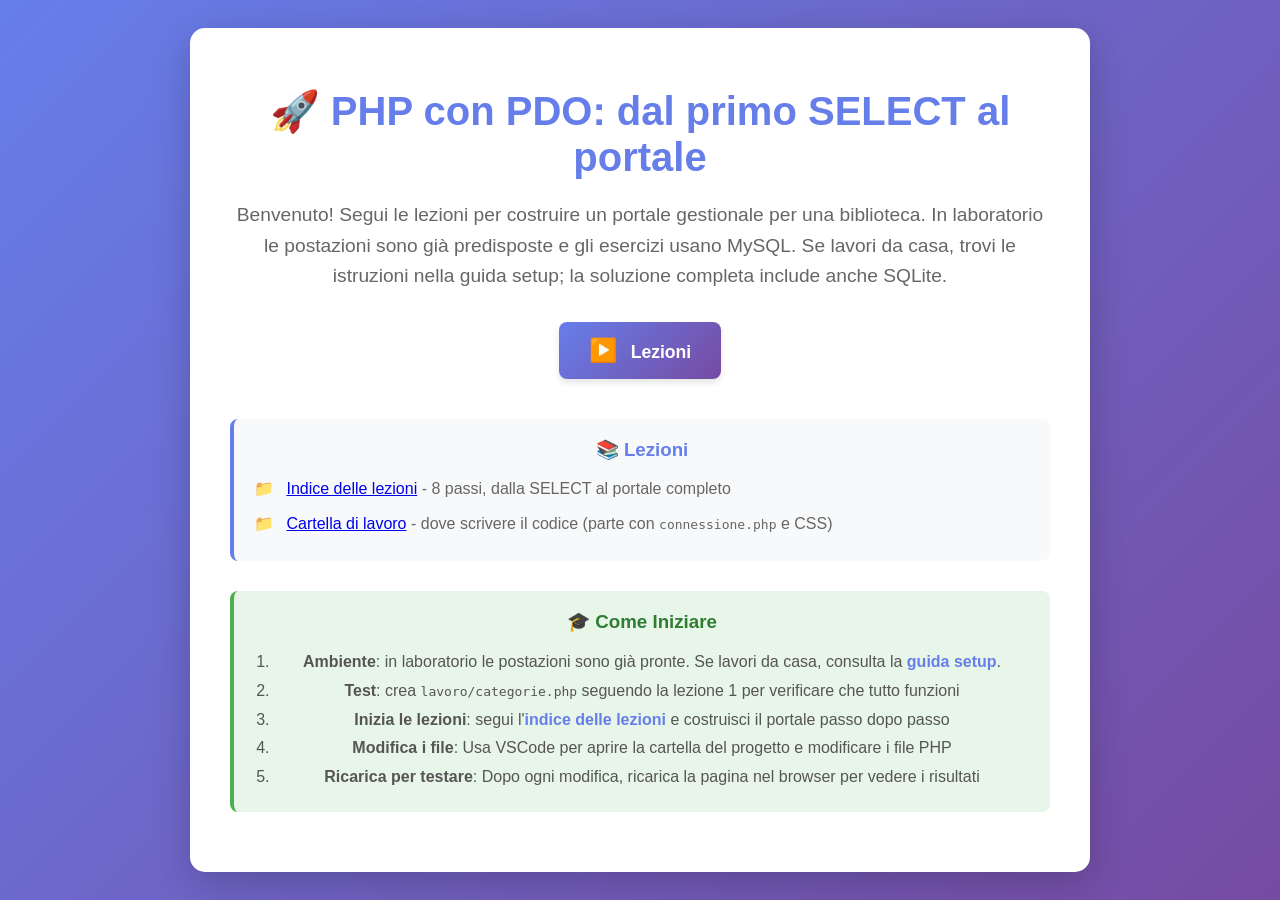
<file: index.html>
<!DOCTYPE html>
<html lang="it">
<head>
    <meta charset="UTF-8">
    <meta name="viewport" content="width=device-width, initial-scale=1.0">
    <title>Esercizi PHP - Home</title>
    <style>
        * {
            margin: 0;
            padding: 0;
            box-sizing: border-box;
        }
        
        body {
            font-family: 'Segoe UI', Tahoma, Geneva, Verdana, sans-serif;
            background: linear-gradient(135deg, #667eea 0%, #764ba2 100%);
            min-height: 100vh;
            display: flex;
            justify-content: center;
            align-items: center;
            padding: 20px;
        }
        
        .container {
            background: white;
            padding: 60px 40px;
            border-radius: 15px;
            box-shadow: 0 10px 40px rgba(0,0,0,0.2);
            max-width: 900px;
            text-align: center;
        }
        
        h1 {
            color: #667eea;
            font-size: 2.5em;
            margin-bottom: 20px;
        }
        
        p {
            color: #666;
            font-size: 1.2em;
            line-height: 1.6;
            margin-bottom: 30px;
        }
        
        .buttons {
            display: flex;
            gap: 15px;
            flex-wrap: wrap;
            justify-content: center;
        }
        
        .btn {
            display: inline-block;
            padding: 15px 30px;
            text-decoration: none;
            border-radius: 8px;
            font-weight: 600;
            font-size: 1.1em;
            transition: all 0.3s;
            box-shadow: 0 4px 6px rgba(0,0,0,0.1);
        }
        
        .btn-primary {
            background: linear-gradient(135deg, #667eea 0%, #764ba2 100%);
            color: white;
        }
        
        .btn-primary:hover {
            transform: translateY(-2px);
            box-shadow: 0 6px 12px rgba(102, 126, 234, 0.4);
        }
        
        .btn-secondary {
            background: white;
            color: #667eea;
            border: 2px solid #667eea;
        }
        
        .btn-secondary:hover {
            background: #667eea;
            color: white;
            transform: translateY(-2px);
        }
        
        .emoji {
            font-size: 1.3em;
            margin-right: 8px;
        }
        
        .status {
            margin-top: 40px;
            padding: 20px;
            background: #f8f9fa;
            border-radius: 8px;
            border-left: 4px solid #667eea;
        }
        
        .status h3 {
            color: #667eea;
            margin-bottom: 10px;
        }
        
        .status ul {
            list-style: none;
            text-align: left;
        }
        
        .status li {
            padding: 8px 0;
            color: #666;
        }
        
        .status li::before {
            content: "📁 ";
            margin-right: 8px;
        }
        
        .getting-started {
            margin-top: 30px;
            padding: 20px;
            background: #e8f5e9;
            border-radius: 8px;
            border-left: 4px solid #4caf50;
        }
        
        .getting-started h3 {
            color: #2e7d32;
            margin-bottom: 15px;
        }
        
        .getting-started ol {
            color: #555;
            line-height: 1.8;
            padding-left: 20px;
        }
        
        .getting-started a {
            color: #667eea;
            text-decoration: none;
            font-weight: 600;
        }
    </style>
    <link rel="icon" type="image/x-icon" href="favicon.ico">
</head>
<body>
    <div class="container">
        <h1>🚀 PHP con PDO: dal primo SELECT al portale</h1>
        <p>Benvenuto! Segui le lezioni per costruire un portale gestionale per una biblioteca. In laboratorio le postazioni sono già predisposte e gli esercizi usano MySQL. Se lavori da casa, trovi le istruzioni nella guida setup; la soluzione completa include anche SQLite.</p>
        
        <div class="buttons">
            <a href="lezioni/index.html" class="btn btn-primary">
                <span class="emoji">▶️</span>
                Lezioni
            </a>
        </div>
        
        <div class="status">
            <h3>📚 Lezioni</h3>
            <ul>
                <li><a href="lezioni/index.html">Indice delle lezioni</a> - 8 passi, dalla SELECT al portale completo</li>
                <li><a href="lavoro/">Cartella di lavoro</a> - dove scrivere il codice (parte con <code>connessione.php</code> e CSS)</li>
            </ul>
        </div>
        
        <div class="getting-started">
            <h3>🎓 Come Iniziare</h3>
            <ol>
                <li><strong>Ambiente</strong>: in laboratorio le postazioni sono già pronte. Se lavori da casa, consulta la <a href="docs/index.html">guida setup</a>.</li>
                <li><strong>Test</strong>: crea <code>lavoro/categorie.php</code> seguendo la lezione 1 per verificare che tutto funzioni</li>
                <li><strong>Inizia le lezioni</strong>: segui l'<a href="lezioni/index.html">indice delle lezioni</a> e costruisci il portale passo dopo passo</li>
                <li><strong>Modifica i file</strong>: Usa VSCode per aprire la cartella del progetto e modificare i file PHP</li>
                <li><strong>Ricarica per testare</strong>: Dopo ogni modifica, ricarica la pagina nel browser per vedere i risultati</li>
            </ol>
        </div>
    </div>
</body>
</html>
</file>
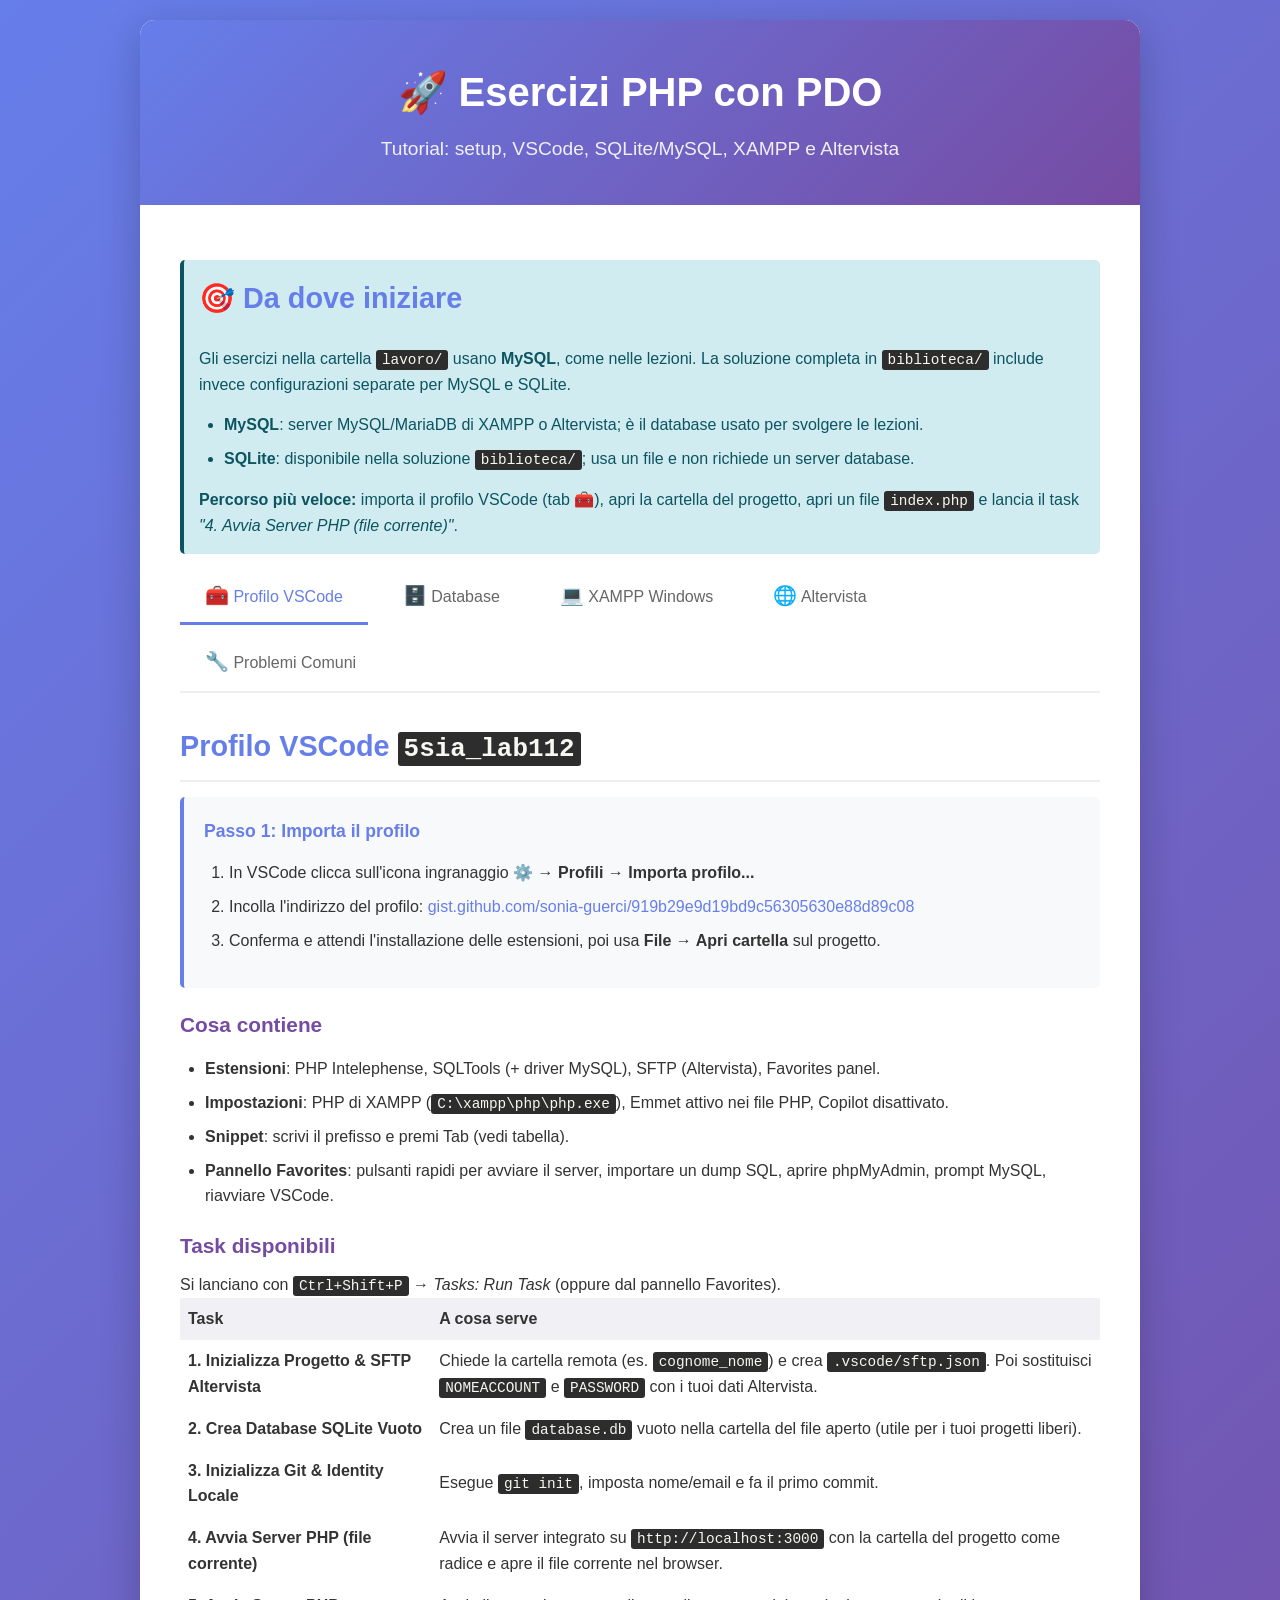
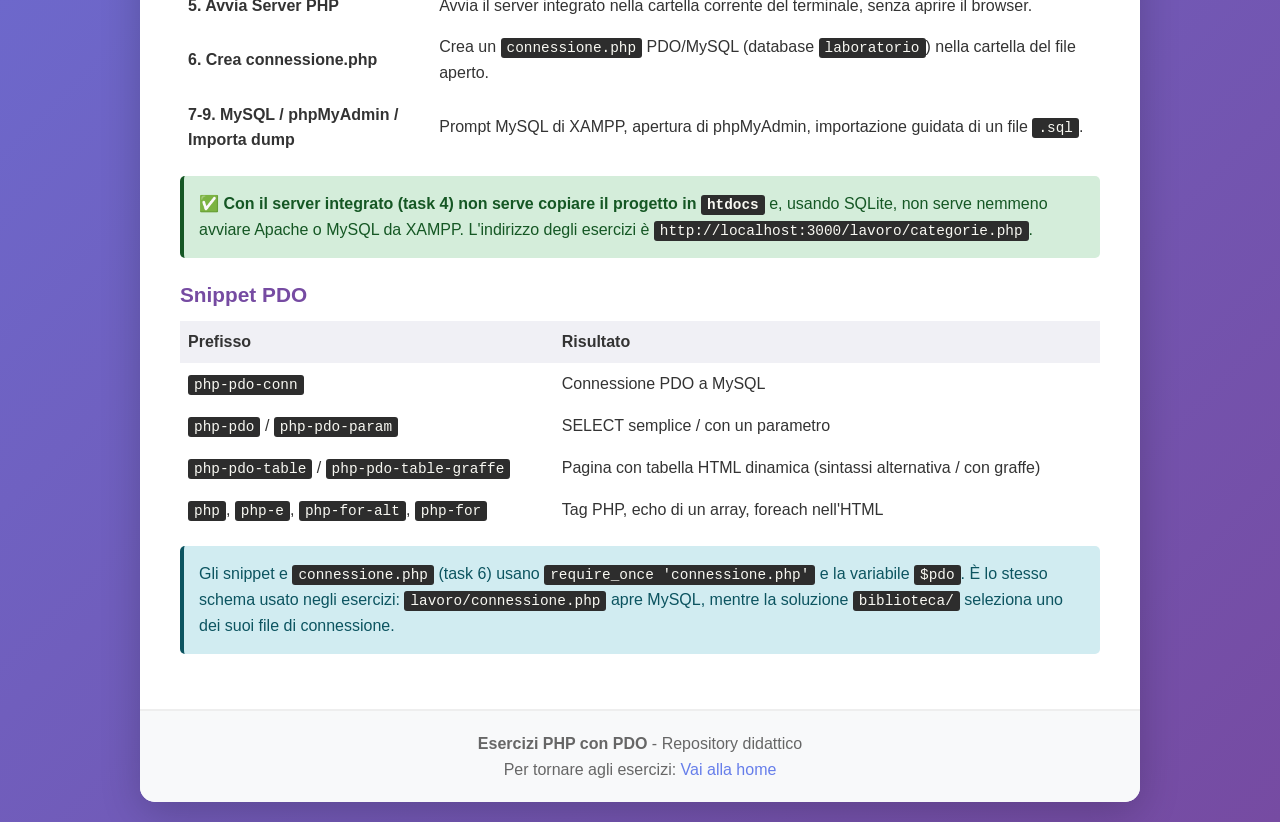
<file: docs/index.html>
<!DOCTYPE html>
<html lang="it">
<head>
    <meta charset="UTF-8">
    <meta name="viewport" content="width=device-width, initial-scale=1.0">
    <title>Esercizi PHP con PDO - Guida Setup</title>
    <style>
        * {
            margin: 0;
            padding: 0;
            box-sizing: border-box;
        }
        
        body {
            font-family: 'Segoe UI', Tahoma, Geneva, Verdana, sans-serif;
            line-height: 1.6;
            color: #333;
            background: linear-gradient(135deg, #667eea 0%, #764ba2 100%);
            min-height: 100vh;
            padding: 20px;
        }
        
        .container {
            max-width: 1000px;
            margin: 0 auto;
            background: white;
            border-radius: 15px;
            box-shadow: 0 10px 40px rgba(0,0,0,0.2);
            overflow: hidden;
        }
        
        header {
            background: linear-gradient(135deg, #667eea 0%, #764ba2 100%);
            color: white;
            padding: 40px;
            text-align: center;
        }
        
        header h1 {
            font-size: 2.5em;
            margin-bottom: 10px;
        }
        
        header p {
            font-size: 1.2em;
            opacity: 0.9;
        }
        
        .content {
            padding: 40px;
        }
        
        .tabs {
            display: flex;
            gap: 10px;
            margin-bottom: 30px;
            border-bottom: 2px solid #eee;
            flex-wrap: wrap;
        }
        
        .tab-button {
            background: none;
            border: none;
            padding: 15px 25px;
            font-size: 16px;
            cursor: pointer;
            border-bottom: 3px solid transparent;
            transition: all 0.3s;
            color: #666;
            font-weight: 500;
        }
        
        .tab-button:hover {
            background: #f5f5f5;
            color: #667eea;
        }
        
        .tab-button.active {
            color: #667eea;
            border-bottom-color: #667eea;
        }
        
        .tab-content {
            display: none;
        }
        
        .tab-content.active {
            display: block;
            animation: fadeIn 0.3s;
        }
        
        @keyframes fadeIn {
            from { opacity: 0; transform: translateY(10px); }
            to { opacity: 1; transform: translateY(0); }
        }
        
        h2 {
            color: #667eea;
            margin: 30px 0 15px 0;
            font-size: 1.8em;
            border-bottom: 2px solid #eee;
            padding-bottom: 10px;
        }
        
        h3 {
            color: #764ba2;
            margin: 20px 0 10px 0;
            font-size: 1.3em;
        }
        
        .step {
            background: #f8f9fa;
            border-left: 4px solid #667eea;
            padding: 20px;
            margin: 15px 0;
            border-radius: 5px;
        }
        
        .step h4 {
            color: #667eea;
            margin-bottom: 10px;
            font-size: 1.1em;
        }
        
        code {
            background: #2d2d2d;
            color: #f8f8f2;
            padding: 2px 6px;
            border-radius: 3px;
            font-family: 'Courier New', monospace;
            font-size: 0.9em;
        }
        
        pre {
            background: #2d2d2d;
            color: #f8f8f2;
            padding: 15px;
            border-radius: 5px;
            overflow-x: auto;
            margin: 15px 0;
            font-family: 'Courier New', monospace;
            font-size: 0.9em;
        }
        
        .alert {
            padding: 15px;
            border-radius: 5px;
            margin: 15px 0;
        }
        
        .alert-info {
            background: #d1ecf1;
            border-left: 4px solid #0c5460;
            color: #0c5460;
        }
        
        .alert-warning {
            background: #fff3cd;
            border-left: 4px solid #856404;
            color: #856404;
        }
        
        .alert-success {
            background: #d4edda;
            border-left: 4px solid #155724;
            color: #155724;
        }
        
        .card {
            background: white;
            border: 2px solid #eee;
            border-radius: 8px;
            padding: 20px;
            margin: 15px 0;
            transition: all 0.3s;
        }
        
        .card:hover {
            border-color: #667eea;
            box-shadow: 0 4px 12px rgba(102, 126, 234, 0.15);
        }
        
        ul, ol {
            margin: 15px 0 15px 25px;
        }
        
        li {
            margin: 8px 0;
        }
        
        a {
            color: #667eea;
            text-decoration: none;
            border-bottom: 1px solid transparent;
            transition: all 0.3s;
        }
        
        a:hover {
            border-bottom-color: #667eea;
        }
        
        .emoji {
            font-size: 1.2em;
        }
        
        footer {
            background: #f8f9fa;
            padding: 20px;
            text-align: center;
            color: #666;
            border-top: 2px solid #eee;
        }
        
        @media (max-width: 768px) {
            header h1 {
                font-size: 1.8em;
            }
            
            .tabs {
                flex-direction: column;
            }
            
            .tab-button {
                text-align: left;
            }
        }
    </style>
    <link rel="icon" type="image/x-icon" href="../favicon.ico">
</head>
<body>
    <div class="container">
        <header>
            <h1>🚀 Esercizi PHP con PDO</h1>
            <p>Tutorial: setup, VSCode, SQLite/MySQL, XAMPP e Altervista</p>
        </header>

        <div class="content">
            <div class="alert alert-info">
                <h2 style="margin-top: 0; border: none;">🎯 Da dove iniziare</h2>
                <p>Gli esercizi nella cartella <code>lavoro/</code> usano <strong>MySQL</strong>, come nelle lezioni. La soluzione completa in <code>biblioteca/</code> include invece configurazioni separate per MySQL e SQLite.</p>
                <ul>
                    <li><strong>MySQL</strong>: server MySQL/MariaDB di XAMPP o Altervista; è il database usato per svolgere le lezioni.</li>
                    <li><strong>SQLite</strong>: disponibile nella soluzione <code>biblioteca/</code>; usa un file e non richiede un server database.</li>
                </ul>
                <p><strong>Percorso più veloce:</strong> importa il profilo VSCode (tab 🧰), apri la cartella del progetto, apri un file <code>index.php</code> e lancia il task <em>"4. Avvia Server PHP (file corrente)"</em>.</p>
            </div>

            <div class="tabs">
                <button class="tab-button active" onclick="openTab('vscode', event)"><span class="emoji">🧰</span> Profilo VSCode</button>
                <button class="tab-button" onclick="openTab('database', event)"><span class="emoji">🗄️</span> Database</button>
                <button class="tab-button" onclick="openTab('xampp', event)"><span class="emoji">💻</span> XAMPP Windows</button>
                <button class="tab-button" onclick="openTab('altervista', event)"><span class="emoji">🌐</span> Altervista</button>
                <button class="tab-button" onclick="openTab('troubleshooting', event)"><span class="emoji">🔧</span> Problemi Comuni</button>
            </div>

            <!-- Profilo VSCode -->
            <div id="vscode" class="tab-content active">
                <h2>Profilo VSCode <code>5sia_lab112</code></h2>

                <div class="step">
                    <h4>Passo 1: Importa il profilo</h4>
                    <ol>
                        <li>In VSCode clicca sull'icona ingranaggio ⚙️ → <strong>Profili</strong> → <strong>Importa profilo...</strong></li>
                        <li>Incolla l'indirizzo del profilo: <a href="https://gist.github.com/sonia-guerci/919b29e9d19bd9c56305630e88d89c08" target="_blank">gist.github.com/sonia-guerci/919b29e9d19bd9c56305630e88d89c08</a></li>
                        <li>Conferma e attendi l'installazione delle estensioni, poi usa <strong>File → Apri cartella</strong> sul progetto.</li>
                    </ol>
                </div>

                <h3>Cosa contiene</h3>
                <ul>
                    <li><strong>Estensioni</strong>: PHP Intelephense, SQLTools (+ driver MySQL), SFTP (Altervista), Favorites panel.</li>
                    <li><strong>Impostazioni</strong>: PHP di XAMPP (<code>C:\xampp\php\php.exe</code>), Emmet attivo nei file PHP, Copilot disattivato.</li>
                    <li><strong>Snippet</strong>: scrivi il prefisso e premi Tab (vedi tabella).</li>
                    <li><strong>Pannello Favorites</strong>: pulsanti rapidi per avviare il server, importare un dump SQL, aprire phpMyAdmin, prompt MySQL, riavviare VSCode.</li>
                </ul>

                <h3>Task disponibili</h3>
                <p>Si lanciano con <code>Ctrl+Shift+P</code> → <em>Tasks: Run Task</em> (oppure dal pannello Favorites).</p>
                <table style="width:100%; border-collapse: collapse;">
                    <tr style="background:#f0f0f5;"><th style="text-align:left; padding:8px;">Task</th><th style="text-align:left; padding:8px;">A cosa serve</th></tr>
                    <tr><td style="padding:8px;"><strong>1. Inizializza Progetto &amp; SFTP Altervista</strong></td><td style="padding:8px;">Chiede la cartella remota (es. <code>cognome_nome</code>) e crea <code>.vscode/sftp.json</code>. Poi sostituisci <code>NOMEACCOUNT</code> e <code>PASSWORD</code> con i tuoi dati Altervista.</td></tr>
                    <tr><td style="padding:8px;"><strong>2. Crea Database SQLite Vuoto</strong></td><td style="padding:8px;">Crea un file <code>database.db</code> vuoto nella cartella del file aperto (utile per i tuoi progetti liberi).</td></tr>
                    <tr><td style="padding:8px;"><strong>3. Inizializza Git &amp; Identity Locale</strong></td><td style="padding:8px;">Esegue <code>git init</code>, imposta nome/email e fa il primo commit.</td></tr>
                    <tr><td style="padding:8px;"><strong>4. Avvia Server PHP (file corrente)</strong></td><td style="padding:8px;">Avvia il server integrato su <code>http://localhost:3000</code> con la cartella del progetto come radice e apre il file corrente nel browser.</td></tr>
                    <tr><td style="padding:8px;"><strong>5. Avvia Server PHP</strong></td><td style="padding:8px;">Avvia il server integrato nella cartella corrente del terminale, senza aprire il browser.</td></tr>
                    <tr><td style="padding:8px;"><strong>6. Crea connessione.php</strong></td><td style="padding:8px;">Crea un <code>connessione.php</code> PDO/MySQL (database <code>laboratorio</code>) nella cartella del file aperto.</td></tr>
                    <tr><td style="padding:8px;"><strong>7-9. MySQL / phpMyAdmin / Importa dump</strong></td><td style="padding:8px;">Prompt MySQL di XAMPP, apertura di phpMyAdmin, importazione guidata di un file <code>.sql</code>.</td></tr>
                </table>

                <div class="alert alert-success">
                    <strong>✅ Con il server integrato (task 4) non serve copiare il progetto in <code>htdocs</code></strong> e, usando SQLite, non serve nemmeno avviare Apache o MySQL da XAMPP. L'indirizzo degli esercizi è <code>http://localhost:3000/lavoro/categorie.php</code>.
                </div>

                <h3>Snippet PDO</h3>
                <table style="width:100%; border-collapse: collapse;">
                    <tr style="background:#f0f0f5;"><th style="text-align:left; padding:8px;">Prefisso</th><th style="text-align:left; padding:8px;">Risultato</th></tr>
                    <tr><td style="padding:8px;"><code>php-pdo-conn</code></td><td style="padding:8px;">Connessione PDO a MySQL</td></tr>
                    <tr><td style="padding:8px;"><code>php-pdo</code> / <code>php-pdo-param</code></td><td style="padding:8px;">SELECT semplice / con un parametro</td></tr>
                    <tr><td style="padding:8px;"><code>php-pdo-table</code> / <code>php-pdo-table-graffe</code></td><td style="padding:8px;">Pagina con tabella HTML dinamica (sintassi alternativa / con graffe)</td></tr>
                    <tr><td style="padding:8px;"><code>php</code>, <code>php-e</code>, <code>php-for-alt</code>, <code>php-for</code></td><td style="padding:8px;">Tag PHP, echo di un array, foreach nell'HTML</td></tr>
                </table>
                <div class="alert alert-info">
                    Gli snippet e <code>connessione.php</code> (task 6) usano <code>require_once 'connessione.php'</code> e la variabile <code>$pdo</code>. È lo stesso schema usato negli esercizi: <code>lavoro/connessione.php</code> apre MySQL, mentre la soluzione <code>biblioteca/</code> seleziona uno dei suoi file di connessione.
                </div>
            </div>

            <!-- Database -->
            <div id="database" class="tab-content">
                <h2>Scegliere il database</h2>
                <p>Per le lezioni usa MySQL e configura le credenziali in <code>lavoro/connessione.php</code>. Nella soluzione completa i driver sono separati: <code>biblioteca/connessione.mysql.php</code> e <code>biblioteca/connessione.sqlite.php</code>; il selettore è <code>biblioteca/connessione.php</code>.</p>

                <h3>Soluzione biblioteca: SQLite</h3>
                <ul>
                    <li>La soluzione <code>biblioteca/</code> seleziona SQLite inizialmente. La connessione è configurata in <code>biblioteca/connessione.sqlite.php</code>.</li>
                    <li>Il database è il file <code>database/biblioteca.sqlite</code>, creato <strong>automaticamente</strong> al primo accesso, con tabelle e dati di esempio (<code>database/schema_sqlite.sql</code>).</li>
                    <li>Per ripartire da zero cancella il file <code>biblioteca.sqlite</code>.</li>
                    <li>Il file è escluso da Git e protetto da <code>database/.htaccess</code> (non scaricabile da browser su Apache/Altervista).</li>
                    <li>Per ispezionarlo: estensione VSCode "SQLTools SQLite" oppure <a href="https://sqlitebrowser.org/" target="_blank">DB Browser for SQLite</a>.</li>
                    <li>Richiede l'estensione PHP <code>pdo_sqlite</code> (inclusa in XAMPP e su Altervista).</li>
                </ul>

                <h3>MySQL per le lezioni e la soluzione</h3>
                <ol>
                    <li>Per le lezioni, modifica in <code>lavoro/connessione.php</code> le variabili <code>$host</code>, <code>$db</code>, <code>$user</code> e <code>$pass</code>. In XAMPP i valori predefiniti sono <code>localhost</code>, <code>5bs_biblioteca</code>, <code>root</code> e password vuota.</li>
                    <li>Per la soluzione completa, modifica le credenziali in <code>biblioteca/connessione.mysql.php</code> e seleziona quel file in <code>biblioteca/connessione.php</code>.</li>
                    <li>Avvia MySQL e importa <code>database/schema.sql</code> con phpMyAdmin o il task 9. Lo schema crea il database <code>5bs_biblioteca</code>.</li>
                </ol>

                <div class="alert alert-info">
                    <strong>💡 Perché SQLite nella soluzione?</strong> Altervista offre un solo database MySQL per account: SQLite permette alla soluzione completa di avere un file database dedicato.
                </div>

                <h3>Scrivere SQL portabile</h3>
                <p>Le query degli esercizi usano SQL portabile e segnaposto PDO posizionali (<code>?</code>) per i parametri. Evita funzioni specifiche (es. <code>NOW()</code> di MySQL).</p>

                <h3>Usare il database nei tuoi file</h3>
<pre>&lt;?php
require_once 'connessione.php';

try {
    $stmt = $pdo-&gt;prepare("SELECT * FROM libri WHERE id = ?");
    $stmt-&gt;execute([$_GET['id']]);
    $libro = $stmt-&gt;fetch();
} catch (PDOException $e) {
    die('Errore database: ' . htmlspecialchars($e-&gt;getMessage()));
}
?&gt;</pre>
                <p>Per un progetto libero con SQLite (es. il file creato dal task 2):</p>
<pre>$pdo = new PDO('sqlite:database.db', null, null, [
    PDO::ATTR_ERRMODE            =&gt; PDO::ERRMODE_EXCEPTION,
    PDO::ATTR_DEFAULT_FETCH_MODE =&gt; PDO::FETCH_ASSOC
]);</pre>
            </div>

            <!-- XAMPP -->
            <div id="xampp" class="tab-content">
                <h2>Setup con XAMPP su Windows</h2>
                <div class="alert alert-info">Credenziali predefinite MySQL di XAMPP: utente <code>root</code>, password vuota.</div>

                <div class="step">
                    <h4>Passo 1: Installa XAMPP e VSCode</h4>
                    <p>Scarica XAMPP da <a href="https://www.apachefriends.org/it/index.html" target="_blank">apachefriends.org</a> e installalo in <code>C:\xampp</code> (Apache, MySQL, PHP, phpMyAdmin). In laboratorio è già installato.</p>
                </div>

                <div class="step">
                    <h4>Passo 2: Scarica il progetto</h4>
<pre>git clone https://github.com/itzanon-sia-2026-2027/esercizi-php.git</pre>
                    <p>Oppure scarica lo ZIP da GitHub e scompattalo. Apri la cartella con VSCode (profilo <code>5sia_lab112</code>).</p>
                </div>

                <div class="step">
                    <h4>Passo 3A: Server integrato PHP (consigliato)</h4>
                    <ol>
                        <li>Apri un file del progetto (es. <code>lavoro/categorie.php</code>).</li>
                        <li>Esegui il task <strong>"4. Avvia Server PHP (file corrente)"</strong> (pulsante ▶️ <em>Avvia Server PHP</em> nel pannello Favorites).</li>
                        <li>Si apre <code>http://localhost:3000/lavoro/categorie.php</code>.</li>
                    </ol>
                    <p>Con SQLite non serve altro. Con MySQL avvia anche <strong>MySQL</strong> dal XAMPP Control Panel e importa lo schema (tab 🗄️).</p>
                </div>

                <div class="step">
                    <h4>Passo 3B: Apache di XAMPP</h4>
                    <ol>
                        <li>Copia il progetto in <code>C:\xampp\htdocs\esercizi-php\</code>.</li>
                        <li>Avvia <strong>Apache</strong> (e <strong>MySQL</strong> se usi MySQL) dal Control Panel.</li>
                        <li>Apri <code>http://localhost/esercizi-php/</code>.</li>
                    </ol>
                </div>

                <h3>Workflow giornaliero</h3>
                <ol>
                    <li>Apri la cartella del progetto in VSCode</li>
                    <li>Avvia il server (task 4) e, se serve, MySQL</li>
                    <li>Modifica i file, salva e ricarica il browser</li>
                    <li>Salva il lavoro con Git (<code>git add .</code>, <code>git commit</code>)</li>
                </ol>
            </div>

            <!-- Altervista -->
            <div id="altervista" class="tab-content">
                <h2>Pubblicare su Altervista</h2>

                <div class="step">
                    <h4>Passo 1: Crea l'account</h4>
                    <p>Registrati su <a href="https://it.altervista.org/" target="_blank">it.altervista.org</a>: il tuo sito sarà <code>https://NOMEACCOUNT.altervista.org</code>.</p>
                </div>

                <div class="step">
                    <h4>Passo 2: Configura il caricamento FTP con il profilo</h4>
                    <ol>
                        <li>Esegui il task <strong>"1. Inizializza Progetto &amp; SFTP Altervista"</strong> e inserisci la tua cartella remota (es. <code>cognome_nome</code>).</li>
                        <li>Apri <code>.vscode/sftp.json</code> e sostituisci <code>NOMEACCOUNT</code> (host e username) e <code>PASSWORD</code> con i dati Altervista.</li>
                        <li>La cartella <code>.vscode</code> non va su Git (contiene la password): è già in <code>.gitignore</code>.</li>
                        <li>Con <code>uploadOnSave</code> ogni file salvato viene caricato; per caricare tutto: <code>Ctrl+Shift+P</code> → <em>SFTP: Upload Project</em> (se non riesci, prova <em>SFTP: Upload Folder</em>).</li>
                    </ol>
<pre>{
  "name": "Altervista",
  "host": "ftp.NOMEACCOUNT.altervista.org",
  "protocol": "ftp",
  "port": 21,
  "username": "NOMEACCOUNT",
  "password": "PASSWORD",
  "remotePath": "/cognome_nome/",
  "uploadOnSave": true
}</pre>
                </div>

                <div class="step">
                    <h4>Alternativa: pubblicazione manuale con GitHub Actions</h4>
                    <ol>
                        <li>Nel repository GitHub apri <strong>Settings → Secrets and variables → Actions</strong> e crea i secret del repository <code>FTP_USERNAME</code> (nome account Altervista) e <code>FTP_PASSWORD</code> (password FTP). Non inserirli nei file del repository.</li>
                        <li>Apri <strong>Actions → Deploy su Altervista (Manuale) → Run workflow</strong>, scegli il branch da pubblicare e avvia la workflow. Controlla il risultato nella pagina dell'esecuzione.</li>
                        <li>Il progetto viene pubblicato in <code>/5bs/esercizi-php/</code>, raggiungibile da <code>https://NOMEACCOUNT.altervista.org/5bs/esercizi-php/</code>.</li>
                    </ol>
                    <p>La sincronizzazione esclude i database SQLite, ma può sovrascrivere i file pubblicati e cancellare dal server quelli rimossi dal repository dopo una pubblicazione precedente. I file di connessione MySQL fanno parte del repository: non inserire password reali nei file e fai un backup prima di pubblicare.</p>
                    <div class="alert alert-warning">La workflow usa FTP sulla porta 21: credenziali e file viaggiano senza cifratura. Verifica nelle impostazioni Altervista che l'accesso FTP sia abilitato e che il server accetti la connessione dai runner GitHub.</div>
                </div>

                <div class="step">
                    <h4>Passo 3A: Database SQLite (consigliato)</h4>
                    <ol>
                        <li>La soluzione <code>biblioteca/connessione.php</code> seleziona SQLite su Altervista; non occorre impostare un driver.</li>
                        <li>Carica il progetto e apri <code>https://NOMEACCOUNT.altervista.org/cognome_nome/lavoro/</code>.</li>
                        <li>Il file <code>database/biblioteca.sqlite</code> viene creato sul server al primo accesso. Il database online è <strong>separato</strong> da quello locale.</li>
                    </ol>
                    <div class="alert alert-warning">La cartella <code>database/</code> deve essere scrivibile dal server. Se compare "unable to open database file" imposta i permessi della cartella dal File Manager di Altervista.</div>
                </div>

                <div class="step">
                    <h4>Passo 3B: Database MySQL</h4>
                    <ol>
                        <li>Dal pannello Altervista apri <strong>phpMyAdmin</strong> (database <code>my_NOMEACCOUNT</code>) e importa <code>database/schema.sql</code> dopo aver rimosso le istruzioni <code>CREATE DATABASE</code> e <code>USE</code>.</li>
                        <li>Per gli esercizi inserisci le credenziali Altervista in <code>lavoro/connessione.php</code>. Per la soluzione, inseriscile in <code>biblioteca/connessione.mysql.php</code> e modifica <code>biblioteca/connessione.php</code> perché includa la connessione MySQL anche su Altervista.</li>
                    </ol>
                    <p>Altervista dà un solo database: se lo condividi tra più progetti, usa un prefisso per le tabelle oppure passa a SQLite.</p>
                </div>
            </div>

            <!-- Troubleshooting -->
            <div id="troubleshooting" class="tab-content">
                <h2>Problemi Comuni e Soluzioni</h2>

                <div class="card">
                    <h3>❌ could not find driver</h3>
                    <p>L'estensione PDO del database scelto non è attiva. In XAMPP apri <code>C:\xampp\php\php.ini</code> e togli il <code>;</code> da <code>extension=pdo_sqlite</code> / <code>extension=pdo_mysql</code>, poi riavvia il server.</p>
                </div>

                <div class="card">
                    <h3>❌ unable to open database file (SQLite)</h3>
                    <p>La cartella <code>database/</code> non è scrivibile o il percorso è errato. Controlla i permessi (su Altervista dal File Manager).</p>
                </div>

                <div class="card">
                    <h3>❌ Access denied for user / Unknown database (MySQL)</h3>
                    <p>Controlla host, database, utente e password in <code>lavoro/connessione.php</code> oppure in <code>biblioteca/connessione.mysql.php</code>, e verifica di aver importato <code>database/schema.sql</code>. XAMPP: <code>root</code> senza password.</p>
                </div>

                <div class="card">
                    <h3>❌ Connection refused (MySQL)</h3>
                    <p>MySQL non è avviato: avvialo dal XAMPP Control Panel oppure passa a SQLite.</p>
                </div>

                <div class="card">
                    <h3>❌ Il task "Avvia Server PHP" non parte / porta occupata</h3>
                    <p>Chiudi il terminale del server precedente (cestino del terminale) e rilancia il task. Verifica che PHP sia in <code>C:\xampp\php\php.exe</code>.</p>
                </div>

                <div class="card">
                    <h3>❌ Pagina bianca / Errore 500</h3>
                    <p>Attiva gli errori all'inizio del file: <code>ini_set('display_errors', 1); error_reporting(E_ALL);</code> e leggi il messaggio.</p>
                </div>

                <div class="card">
                    <h3>❌ Caratteri strani (à, è, ì, ò, ù)</h3>
                    <p>Salva i file in UTF-8 e usa <code>&lt;meta charset="UTF-8"&gt;</code>. Con MySQL il charset <code>utf8mb4</code> è già impostato nel DSN.</p>
                </div>

                <div class="card">
                    <h3>❌ Upload FTP fallito (Altervista)</h3>
                    <p>Verifica host, username e password in <code>.vscode/sftp.json</code> e che il protocollo sia <code>ftp</code> sulla porta 21.</p>
                </div>
            </div>
        </div>

        <footer>
            <p><strong>Esercizi PHP con PDO</strong> - Repository didattico</p>
            <p>Per tornare agli esercizi: <a href="../">Vai alla home</a></p>
        </footer>
    </div>

    <script>
        function openTab(tabName, event) {
            var tabContents = document.getElementsByClassName('tab-content');
            for (var i = 0; i < tabContents.length; i++) {
                tabContents[i].classList.remove('active');
            }

            var tabButtons = document.getElementsByClassName('tab-button');
            for (var i = 0; i < tabButtons.length; i++) {
                tabButtons[i].classList.remove('active');
            }

            document.getElementById(tabName).classList.add('active');
            event.currentTarget.classList.add('active');
        }
    </script>
</body>
</html>
</file>
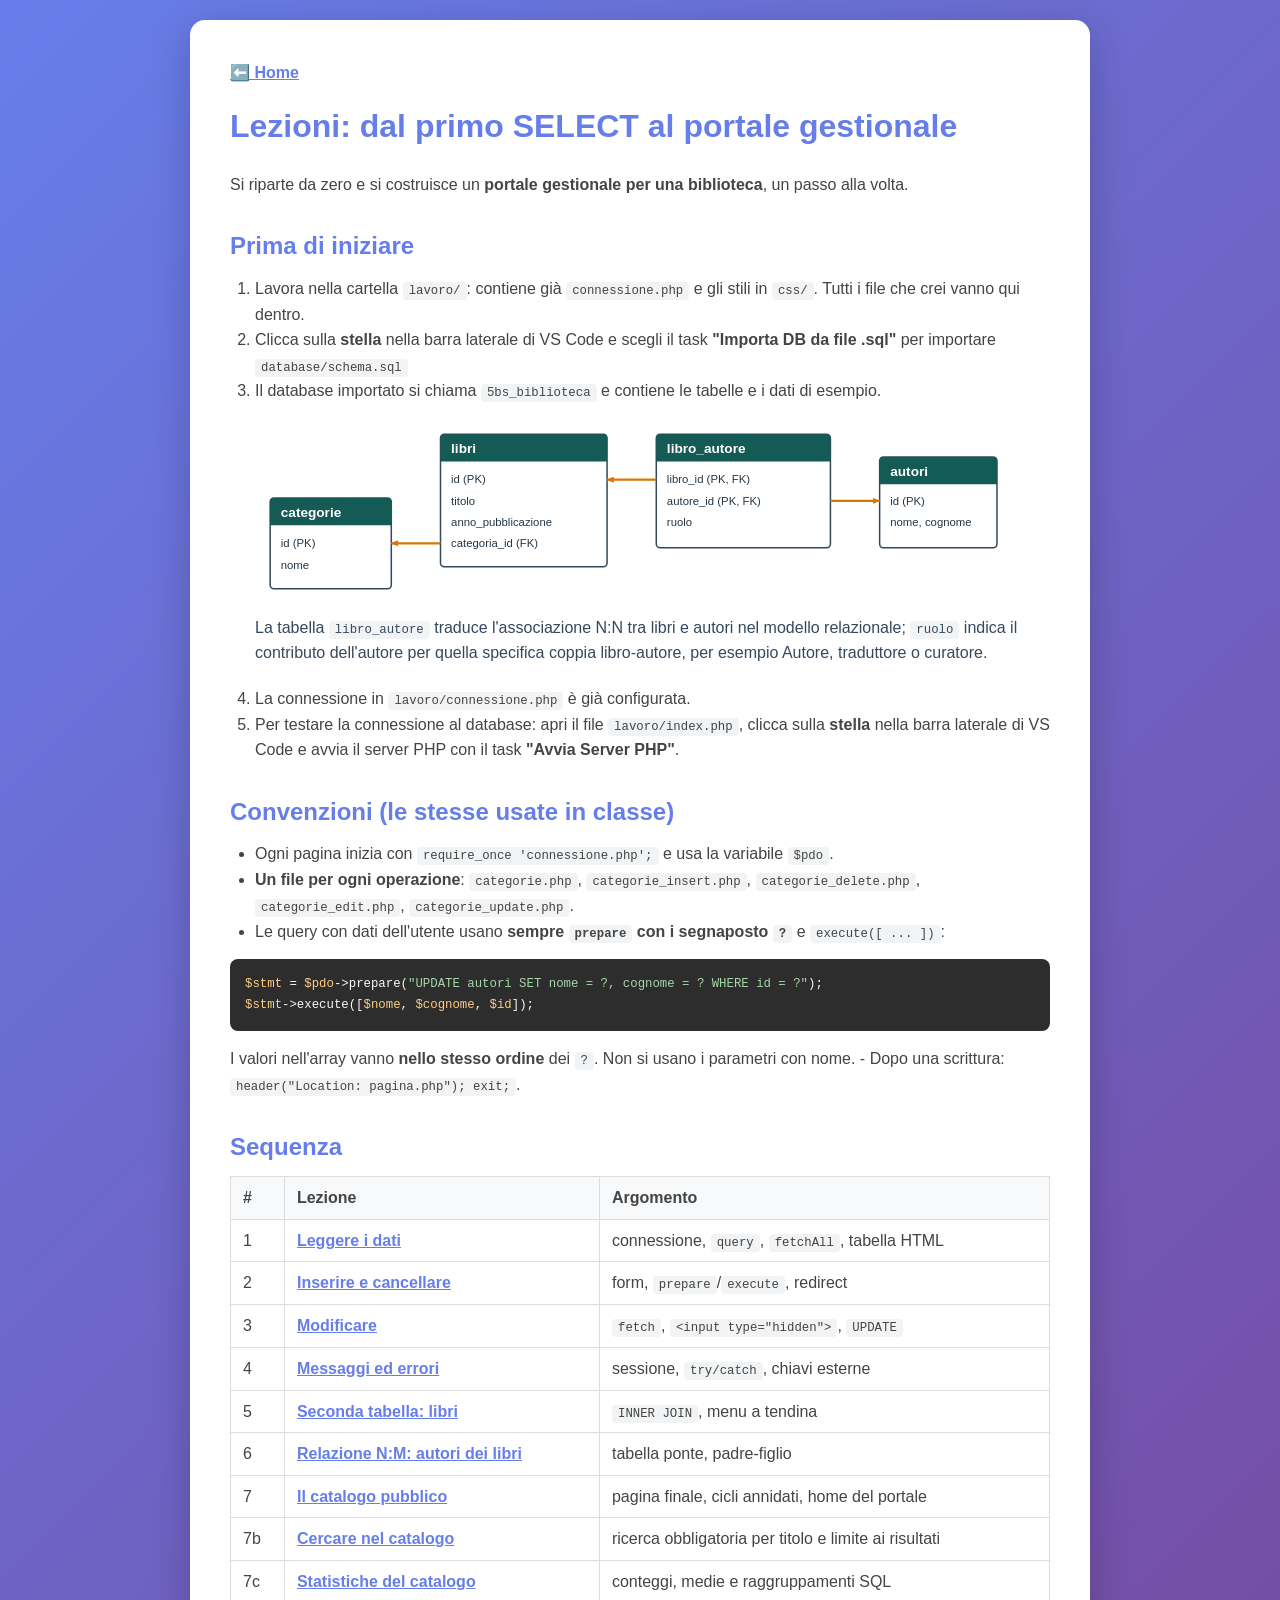
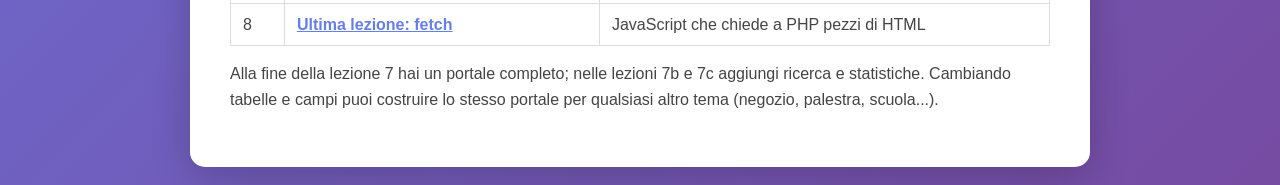
<file: lezioni/index.html>
<!DOCTYPE html>
<html lang="it">

<head>
    <meta charset="UTF-8">
    <meta name="viewport" content="width=device-width, initial-scale=1.0">
    <title>Lezioni: dal primo SELECT al portale gestionale</title>
    <style>
        * {
            margin: 0;
            padding: 0;
            box-sizing: border-box;
        }

        body {
            font-family: 'Segoe UI', Tahoma, Geneva, Verdana, sans-serif;
            background: linear-gradient(135deg, #667eea 0%, #764ba2 100%);
            min-height: 100vh;
            padding: 20px;
        }

        .container {
            max-width: 900px;
            margin: 0 auto;
            background: white;
            padding: 40px;
            border-radius: 15px;
            box-shadow: 0 10px 40px rgba(0, 0, 0, 0.2);
            color: #444;
            line-height: 1.6;
        }

        h1 {
            color: #667eea;
            margin-bottom: 20px;
        }

        h2 {
            color: #667eea;
            margin: 30px 0 10px;
        }

        p,
        ul,
        ol,
        table,
        pre {
            margin-bottom: 15px;
        }

        ul,
        ol {
            padding-left: 25px;
        }

        a {
            color: #667eea;
            font-weight: 600;
        }

        code {
            background: #f1f3f5;
            padding: 2px 6px;
            border-radius: 4px;
            font-size: 0.95em;
        }

        pre {
            background: #2d2d2d;
            color: #f8f8f2;
            padding: 15px;
            border-radius: 8px;
            overflow-x: auto;
        }

        pre code {
            background: none;
            padding: 0;
            color: inherit;
        }

        table {
            border-collapse: collapse;
            width: 100%;
        }

        th,
        td {
            border: 1px solid #ddd;
            padding: 8px 12px;
            text-align: left;
        }

        th {
            background: #f8f9fa;
        }

        .nav {
            display: flex;
            justify-content: space-between;
            margin-top: 40px;
            padding-top: 20px;
            border-top: 1px solid #eee;
        }
    </style>
    <link rel="stylesheet" href="assets/lezioni.css">
    <link rel="icon" type="image/x-icon" href="../favicon.ico">
</head>

<body>
    <div class="container">
        <p><a href="../index.html">⬅️ Home</a></p>
        <h1>Lezioni: dal primo SELECT al portale gestionale</h1>
        <p>Si riparte da zero e si costruisce un <strong>portale gestionale per una biblioteca</strong>, un passo alla
            volta.</p>
        <h2>Prima di iniziare</h2>
        <ol>
            <li>Lavora nella cartella <code>lavoro/</code>: contiene già <code>connessione.php</code> e gli stili in
                <code>css/</code>. Tutti i file che crei vanno qui dentro.
            </li>
            <li>Clicca sulla <strong>stella</strong> nella barra laterale di VS Code e scegli il task <strong>"Importa
                    DB da file .sql"</strong> per importare <code>database/schema.sql</code>
            </li>
            <li>Il database importato si chiama <code>5bs_biblioteca</code> e contiene le tabelle e i dati di esempio.
                <figure style="margin: 0 0 20px; overflow-x: auto;">
                    <svg viewBox="0 0 1050 270" role="img" aria-labelledby="schema-title schema-desc"
                        style="display: block; width: 100%; min-width: 700px; height: auto;">
                        <title id="schema-title">Schema del database della biblioteca</title>
                        <desc id="schema-desc">Le frecce partono dalle colonne con chiave esterna e puntano alle chiavi
                            primarie referenziate.</desc>
                        <defs>
                            <marker id="fk-arrow" markerWidth="10" markerHeight="8" refX="9" refY="4" orient="auto"
                                markerUnits="userSpaceOnUse">
                                <path d="M0 0 L10 4 L0 8 Z" fill="#d97706" />
                            </marker>
                            <style>
                                .schema-table {
                                    fill: #fff;
                                    stroke: #34495e;
                                    stroke-width: 2;
                                }

                                .schema-head {
                                    fill: #145a55;
                                }

                                .schema-title {
                                    fill: #fff;
                                    font: 700 18px sans-serif;
                                }

                                .schema-field {
                                    fill: #243746;
                                    font: 15px sans-serif;
                                }

                                .schema-line {
                                    fill: none;
                                    stroke: #d97706;
                                    stroke-width: 3;
                                }
                            </style>
                        </defs>
                        <rect class="schema-table" x="20" y="124" width="160" height="120" rx="5" />
                        <path class="schema-head" d="M25 124 H175 Q180 124 180 129 V160 H20 V129 Q20 124 25 124 Z" />
                        <text class="schema-title" x="34" y="149">categorie</text>
                        <text class="schema-field" x="34" y="189">id (PK)</text>
                        <text class="schema-field" x="34" y="218">nome</text>

                        <rect class="schema-table" x="245" y="40" width="220" height="175" rx="5" />
                        <path class="schema-head" d="M250 40 H460 Q465 40 465 45 V76 H245 V45 Q245 40 250 40 Z" />
                        <text class="schema-title" x="259" y="65">libri</text>
                        <text class="schema-field" x="259" y="105">id (PK)</text>
                        <text class="schema-field" x="259" y="133">titolo</text>
                        <text class="schema-field" x="259" y="161">anno_pubblicazione</text>
                        <text class="schema-field" x="259" y="189">categoria_id (FK)</text>

                        <rect class="schema-table" x="530" y="40" width="230" height="150" rx="5" />
                        <path class="schema-head" d="M535 40 H755 Q760 40 760 45 V76 H530 V45 Q530 40 535 40 Z" />
                        <text class="schema-title" x="544" y="65">libro_autore</text>
                        <text class="schema-field" x="544" y="105">libro_id (PK, FK)</text>
                        <text class="schema-field" x="544" y="133">autore_id (PK, FK)</text>
                        <text class="schema-field" x="544" y="161">ruolo</text>

                        <rect class="schema-table" x="825" y="70" width="155" height="120" rx="5" />
                        <path class="schema-head" d="M830 70 H975 Q980 70 980 75 V106 H825 V75 Q825 70 830 70 Z" />
                        <text class="schema-title" x="839" y="95">autori</text>
                        <text class="schema-field" x="839" y="133">id (PK)</text>
                        <text class="schema-field" x="839" y="161">nome, cognome</text>

                        <path class="schema-line" d="M245 184 H180" marker-end="url(#fk-arrow)" />
                        <path class="schema-line" d="M530 100 H465" marker-end="url(#fk-arrow)" />
                        <path class="schema-line" d="M760 128 H825" marker-end="url(#fk-arrow)" />
                    </svg>
                    <figcaption style="margin-top: 6px; color: #34495e;">La tabella <code>libro_autore</code> traduce
                        l'associazione N:N tra libri e autori nel modello relazionale; <code>ruolo</code> indica il
                        contributo dell'autore per quella specifica coppia libro-autore, per esempio Autore, traduttore
                        o curatore.</figcaption>
                </figure>
            </li>
            <li>
                La connessione in <code>lavoro/connessione.php</code> è già configurata.
            </li>
            <li>Per testare la connessione al database: apri il file <code>lavoro/index.php</code>, clicca sulla <strong>stella</strong> nella barra laterale di VS Code e avvia il server PHP con il task
                <strong>"Avvia Server PHP"</strong>.
            </li>
        </ol>

        <h2>Convenzioni (le stesse usate in classe)</h2>
        <ul>
            <li>Ogni pagina inizia con <code>require_once 'connessione.php';</code> e usa la variabile
                <code>$pdo</code>.
            </li>
            <li><strong>Un file per ogni operazione</strong>: <code>categorie.php</code>,
                <code>categorie_insert.php</code>, <code>categorie_delete.php</code>, <code>categorie_edit.php</code>,
                <code>categorie_update.php</code>.
            </li>
            <li>Le query con dati dell'utente usano <strong>sempre <code>prepare</code> con i segnaposto
                    <code>?</code></strong> e <code>execute([ ... ])</code>:</li>
        </ul>
        <script type="text/plain" data-language="php">$stmt = $pdo->prepare("UPDATE autori SET nome = ?, cognome = ? WHERE id = ?");
$stmt->execute([$nome, $cognome, $id]);
</script>
        <p>I valori nell'array vanno <strong>nello stesso ordine</strong> dei <code>?</code>. Non si usano i parametri
            con nome.
            - Dopo una scrittura: <code>header("Location: pagina.php"); exit;</code>.
        <h2>Sequenza</h2>
        <table>
            <thead>
                <tr>
                    <th>#</th>
                    <th>Lezione</th>
                    <th>Argomento</th>
                </tr>
            </thead>
            <tbody>
                <tr>
                    <td>1</td>
                    <td><a href="lezione-01.html">Leggere i dati</a></td>
                    <td>connessione, <code>query</code>, <code>fetchAll</code>, tabella HTML</td>
                </tr>
                <tr>
                    <td>2</td>
                    <td><a href="lezione-02.html">Inserire e cancellare</a></td>
                    <td>form, <code>prepare</code>/<code>execute</code>, redirect</td>
                </tr>
                <tr>
                    <td>3</td>
                    <td><a href="lezione-03.html">Modificare</a></td>
                    <td><code>fetch</code>, <code>&lt;input type="hidden"&gt;</code>, <code>UPDATE</code></td>
                </tr>
                <tr>
                    <td>4</td>
                    <td><a href="lezione-04.html">Messaggi ed errori</a></td>
                    <td>sessione, <code>try/catch</code>, chiavi esterne</td>
                </tr>
                <tr>
                    <td>5</td>
                    <td><a href="lezione-05.html">Seconda tabella: libri</a></td>
                    <td><code>INNER JOIN</code>, menu a tendina</td>
                </tr>
                <tr>
                    <td>6</td>
                    <td><a href="lezione-06.html">Relazione N:M: autori dei libri</a></td>
                    <td>tabella ponte, padre-figlio</td>
                </tr>
                <tr>
                    <td>7</td>
                    <td><a href="lezione-07.html">Il catalogo pubblico</a></td>
                    <td>pagina finale, cicli annidati, home del portale</td>
                </tr>
                <tr>
                    <td>7b</td>
                    <td><a href="lezione-07b.html">Cercare nel catalogo</a></td>
                    <td>ricerca obbligatoria per titolo e limite ai risultati</td>
                </tr>
                <tr>
                    <td>7c</td>
                    <td><a href="lezione-07c.html">Statistiche del catalogo</a></td>
                    <td>conteggi, medie e raggruppamenti SQL</td>
                </tr>
                <tr>
                    <td>8</td>
                    <td><a href="lezione-08.html">Ultima lezione: fetch</a></td>
                    <td>JavaScript che chiede a PHP pezzi di HTML</td>
                </tr>
            </tbody>
        </table>
        <p>Alla fine della lezione 7 hai un portale completo; nelle lezioni 7b e 7c aggiungi ricerca e statistiche.
            Cambiando tabelle e campi puoi costruire lo stesso portale per qualsiasi altro tema (negozio, palestra,
            scuola...).</p>
    </div>
    <script src="assets/lezioni.js"></script>
</body>

</html>
</file>
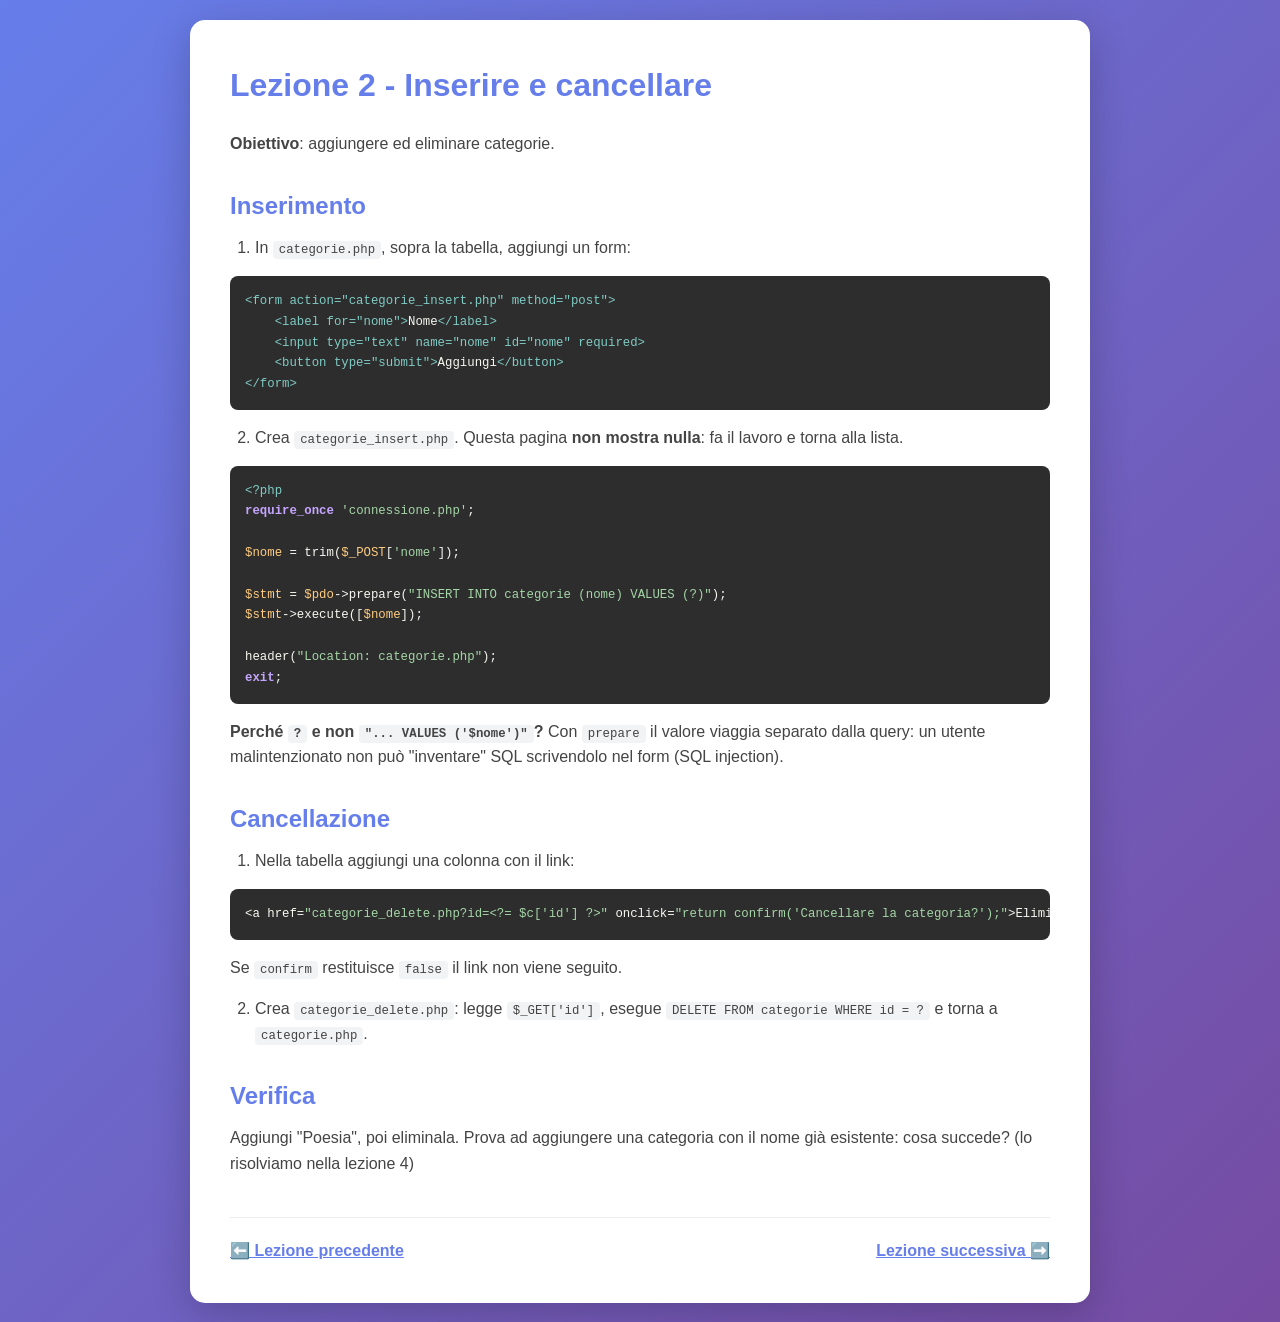
<file: lezioni/lezione-02.html>
<!DOCTYPE html>
<html lang="it">
<head>
    <meta charset="UTF-8">
    <meta name="viewport" content="width=device-width, initial-scale=1.0">
    <title>Lezione 2 - Inserire e cancellare</title>
    <style>
        * { margin: 0; padding: 0; box-sizing: border-box; }
        body { font-family: 'Segoe UI', Tahoma, Geneva, Verdana, sans-serif; background: linear-gradient(135deg, #667eea 0%, #764ba2 100%); min-height: 100vh; padding: 20px; }
        .container { max-width: 900px; margin: 0 auto; background: white; padding: 40px; border-radius: 15px; box-shadow: 0 10px 40px rgba(0,0,0,0.2); color: #444; line-height: 1.6; }
        h1 { color: #667eea; margin-bottom: 20px; }
        h2 { color: #667eea; margin: 30px 0 10px; }
        p, ul, ol, table, pre { margin-bottom: 15px; }
        ul, ol { padding-left: 25px; }
        a { color: #667eea; font-weight: 600; }
        code { background: #f1f3f5; padding: 2px 6px; border-radius: 4px; font-size: 0.95em; }
        pre { background: #2d2d2d; color: #f8f8f2; padding: 15px; border-radius: 8px; overflow-x: auto; }
        pre code { background: none; padding: 0; color: inherit; }
        table { border-collapse: collapse; width: 100%; }
        th, td { border: 1px solid #ddd; padding: 8px 12px; text-align: left; }
        th { background: #f8f9fa; }
        .nav { display: flex; justify-content: space-between; margin-top: 40px; padding-top: 20px; border-top: 1px solid #eee; }
    </style>
    <link rel="stylesheet" href="assets/lezioni.css">
    <link rel="icon" type="image/x-icon" href="../favicon.ico">
</head>
<body>
    <div class="container">
<h1>Lezione 2 - Inserire e cancellare</h1>
<p><strong>Obiettivo</strong>: aggiungere ed eliminare categorie.</p>
<h2>Inserimento</h2>
<ol>
<li>In <code>categorie.php</code>, sopra la tabella, aggiungi un form:</li>
</ol>
<script type="text/plain" data-language="html"><form action="categorie_insert.php" method="post">
    <label for="nome">Nome</label>
    <input type="text" name="nome" id="nome" required>
    <button type="submit">Aggiungi</button>
</form>
</script>
<ol start="2">
<li>Crea <code>categorie_insert.php</code>. Questa pagina <strong>non mostra nulla</strong>: fa il lavoro e torna alla lista.</li>
</ol>
<script type="text/plain" data-language="php"><?php
require_once 'connessione.php';

$nome = trim($_POST['nome']);

$stmt = $pdo->prepare("INSERT INTO categorie (nome) VALUES (?)");
$stmt->execute([$nome]);

header("Location: categorie.php");
exit;
</script>
<p><strong>Perché <code>?</code> e non <code>"... VALUES ('$nome')"</code>?</strong> Con <code>prepare</code> il valore viaggia separato dalla query: un utente malintenzionato non può "inventare" SQL scrivendolo nel form (SQL injection).</p>
<h2>Cancellazione</h2>
<ol>
<li>Nella tabella aggiungi una colonna con il link:</li>
</ol>
<script type="text/plain" data-language="php"><a href="categorie_delete.php?id=<?= $c['id'] ?>" onclick="return confirm('Cancellare la categoria?');">Elimina</a>
</script>
<p>Se <code>confirm</code> restituisce <code>false</code> il link non viene seguito.</p>
<ol start="2">
<li>Crea <code>categorie_delete.php</code>: legge <code>$_GET['id']</code>, esegue <code>DELETE FROM categorie WHERE id = ?</code> e torna a <code>categorie.php</code>.</li>
</ol>
<h2>Verifica</h2>
<p>Aggiungi "Poesia", poi eliminala. Prova ad aggiungere una categoria con il nome già esistente: cosa succede? (lo risolviamo nella lezione 4)</p>
        <div class="nav"><a href="lezione-01.html">⬅️ Lezione precedente</a><a href="lezione-03.html">Lezione successiva ➡️</a></div>
    </div>
    <script src="assets/lezioni.js"></script>
</body>
</html>
</file>
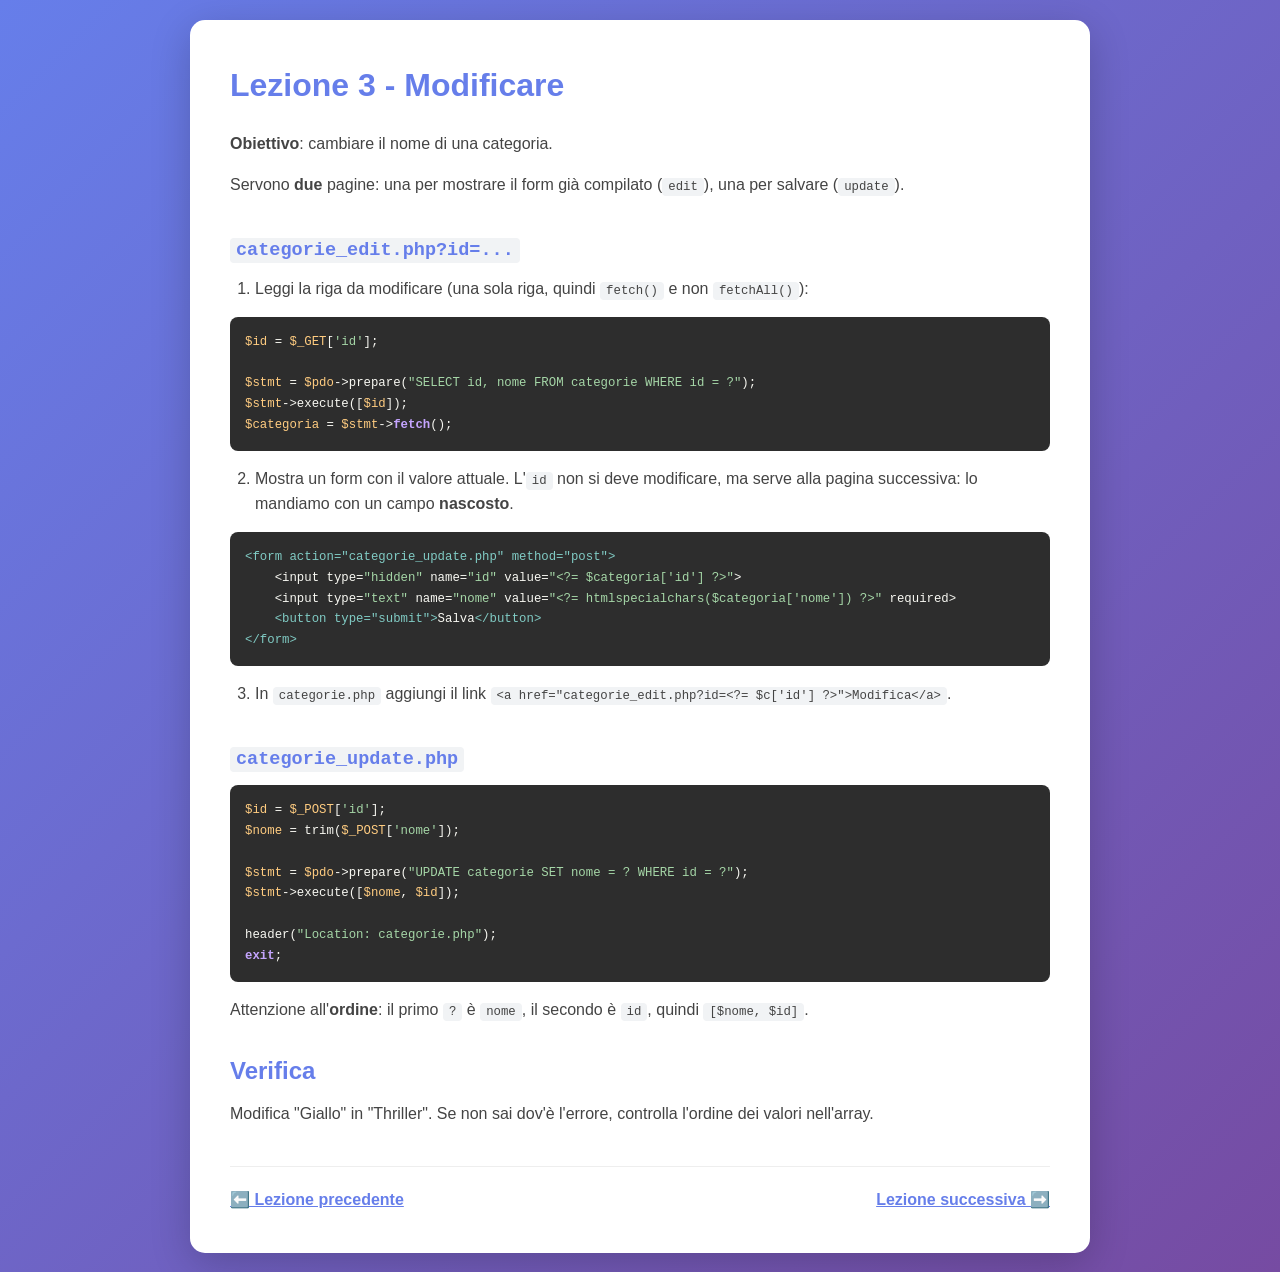
<file: lezioni/lezione-03.html>
<!DOCTYPE html>
<html lang="it">
<head>
    <meta charset="UTF-8">
    <meta name="viewport" content="width=device-width, initial-scale=1.0">
    <title>Lezione 3 - Modificare</title>
    <style>
        * { margin: 0; padding: 0; box-sizing: border-box; }
        body { font-family: 'Segoe UI', Tahoma, Geneva, Verdana, sans-serif; background: linear-gradient(135deg, #667eea 0%, #764ba2 100%); min-height: 100vh; padding: 20px; }
        .container { max-width: 900px; margin: 0 auto; background: white; padding: 40px; border-radius: 15px; box-shadow: 0 10px 40px rgba(0,0,0,0.2); color: #444; line-height: 1.6; }
        h1 { color: #667eea; margin-bottom: 20px; }
        h2 { color: #667eea; margin: 30px 0 10px; }
        p, ul, ol, table, pre { margin-bottom: 15px; }
        ul, ol { padding-left: 25px; }
        a { color: #667eea; font-weight: 600; }
        code { background: #f1f3f5; padding: 2px 6px; border-radius: 4px; font-size: 0.95em; }
        pre { background: #2d2d2d; color: #f8f8f2; padding: 15px; border-radius: 8px; overflow-x: auto; }
        pre code { background: none; padding: 0; color: inherit; }
        table { border-collapse: collapse; width: 100%; }
        th, td { border: 1px solid #ddd; padding: 8px 12px; text-align: left; }
        th { background: #f8f9fa; }
        .nav { display: flex; justify-content: space-between; margin-top: 40px; padding-top: 20px; border-top: 1px solid #eee; }
    </style>
    <link rel="stylesheet" href="assets/lezioni.css">
    <link rel="icon" type="image/x-icon" href="../favicon.ico">
</head>
<body>
    <div class="container">
<h1>Lezione 3 - Modificare</h1>
<p><strong>Obiettivo</strong>: cambiare il nome di una categoria.</p>
<p>Servono <strong>due</strong> pagine: una per mostrare il form già compilato (<code>edit</code>), una per salvare (<code>update</code>).</p>
<h2><code>categorie_edit.php?id=...</code></h2>
<ol>
<li>Leggi la riga da modificare (una sola riga, quindi <code>fetch()</code> e non <code>fetchAll()</code>):</li>
</ol>
<script type="text/plain" data-language="php">$id = $_GET['id'];

$stmt = $pdo->prepare("SELECT id, nome FROM categorie WHERE id = ?");
$stmt->execute([$id]);
$categoria = $stmt->fetch();
</script>
<ol start="2">
<li>Mostra un form con il valore attuale. L'<code>id</code> non si deve modificare, ma serve alla pagina successiva: lo mandiamo con un campo <strong>nascosto</strong>.</li>
</ol>
<script type="text/plain" data-language="html"><form action="categorie_update.php" method="post">
    <input type="hidden" name="id" value="<?= $categoria['id'] ?>">
    <input type="text" name="nome" value="<?= htmlspecialchars($categoria['nome']) ?>" required>
    <button type="submit">Salva</button>
</form>
</script>
<ol start="3">
<li>In <code>categorie.php</code> aggiungi il link <code>&lt;a href="categorie_edit.php?id=&lt;?= $c['id'] ?&gt;"&gt;Modifica&lt;/a&gt;</code>.</li>
</ol>
<h2><code>categorie_update.php</code></h2>
<script type="text/plain" data-language="php">$id = $_POST['id'];
$nome = trim($_POST['nome']);

$stmt = $pdo->prepare("UPDATE categorie SET nome = ? WHERE id = ?");
$stmt->execute([$nome, $id]);

header("Location: categorie.php");
exit;
</script>
<p>Attenzione all'<strong>ordine</strong>: il primo <code>?</code> è <code>nome</code>, il secondo è <code>id</code>, quindi <code>[$nome, $id]</code>.</p>
<h2>Verifica</h2>
<p>Modifica "Giallo" in "Thriller". Se non sai dov'è l'errore, controlla l'ordine dei valori nell'array.</p>
        <div class="nav"><a href="lezione-02.html">⬅️ Lezione precedente</a><a href="lezione-04.html">Lezione successiva ➡️</a></div>
    </div>
    <script src="assets/lezioni.js"></script>
</body>
</html>
</file>
<file: lezioni/assets/lezioni.css>
.code-string { color: #a5d6a7; }
.code-comment { color: #b0bec5; font-style: italic; }
.code-tag { color: #80cbc4; }
.code-variable { color: #ffcc80; }
.code-keyword { color: #c5a5ff; font-weight: bold; }
.code-number { color: #ffab91; }
</file>
